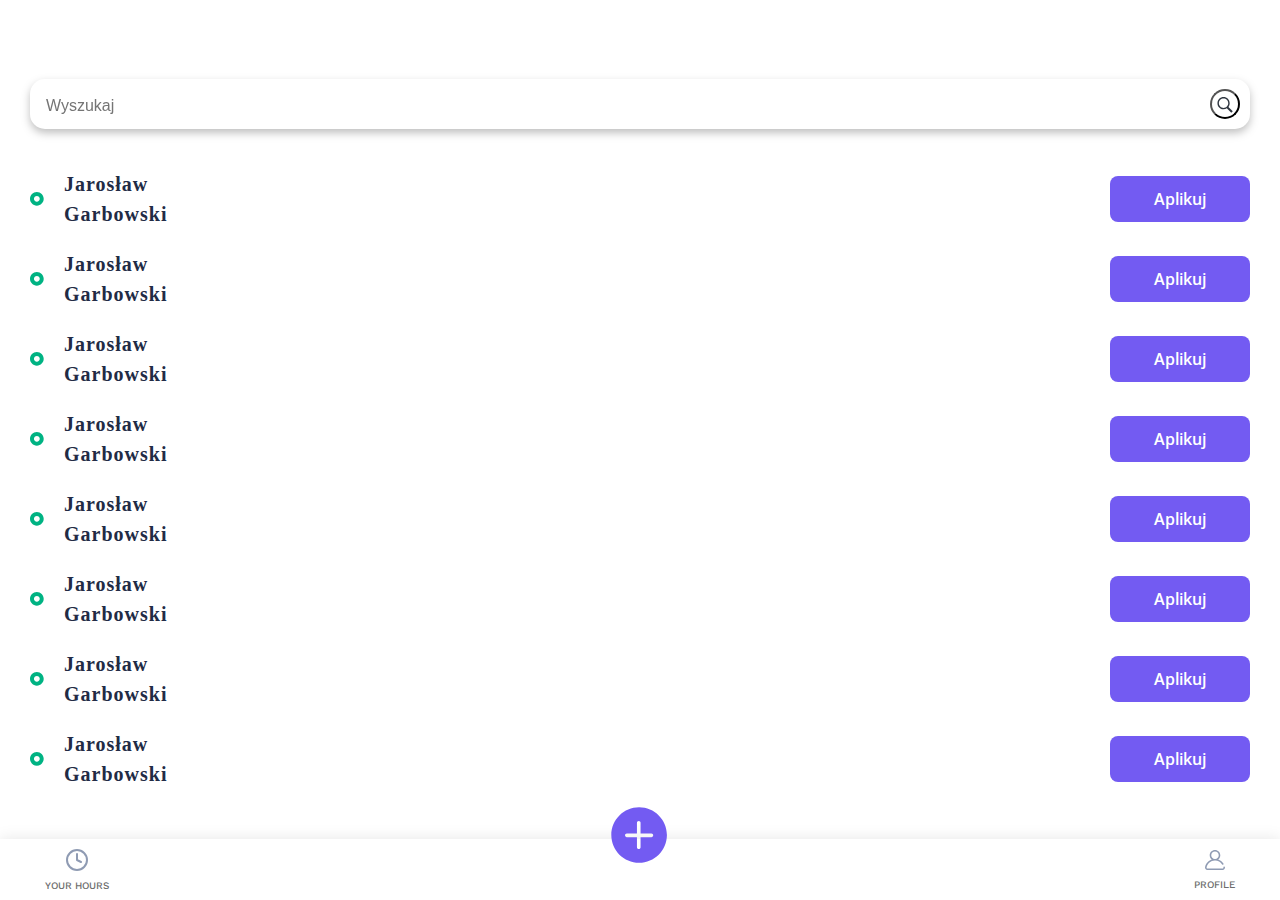
<file: index.html>
<!DOCTYPE html>
<html lang="pl-PL">
<head>
    <meta charset="UTF-8">
    <meta name="viewport" content="width=device-width, initial-scale=1.0">
    <link rel="stylesheet" href="assets/styles/reset.css">
    <link rel="stylesheet" href="assets/styles/style.css">

    <!-- Fonts -->
    <link rel="preconnect" href="https://fonts.googleapis.com">
    <link rel="preconnect" href="https://fonts.gstatic.com" crossorigin>
    <link href="https://fonts.googleapis.com/css2?family=Open+Sans:wght@300;400;500;600;700;800&display=swap" rel="stylesheet">

    <link rel="preconnect" href="https://fonts.googleapis.com">
    <link rel="preconnect" href="https://fonts.gstatic.com" crossorigin>
    <link href="https://fonts.googleapis.com/css2?family=Work+Sans:wght@100;200;300;400;600;700;800;900&display=swap" rel="stylesheet">

    <link rel="preconnect" href="https://fonts.googleapis.com">
    <link rel="preconnect" href="https://fonts.gstatic.com" crossorigin>
    <link href="https://fonts.googleapis.com/css2?family=Inter:wght@100;200;300;400;500;600;700;800;900&display=swap" rel="stylesheet">

    <link href="https://fonts.cdnfonts.com/css/sf-ui-text-2" rel="stylesheet">

    <title>Lista Nauczycieli</title>
</head>
<body>
    <div class="container">
        <form action="#" method="get" class="searchBox">
            <input required class="searchInput"type="text" name="teacher" placeholder="Wyszukaj">
            <button class="searchButton">
                <i class="material-icons">
                    <svg xmlns="http://www.w3.org/2000/svg" transform=translate(0,2) x="0px" y="0px" width="18" viewBox="0 0 50 50">
                        <path class="search_icon" d="M 21 3 C 11.601563 3 4 10.601563 4 20 C 4 29.398438 11.601563 37 21 37 C 24.355469 37 27.460938 36.015625 30.09375 34.34375 L 42.375 46.625 L 46.625 42.375 L 34.5 30.28125 C 36.679688 27.421875 38 23.878906 38 20 C 38 10.601563 30.398438 3 21 3 Z M 21 7 C 28.199219 7 34 12.800781 34 20 C 34 27.199219 28.199219 33 21 33 C 13.800781 33 8 27.199219 8 20 C 8 12.800781 13.800781 7 21 7 Z"></path>
                    </svg>
                </i>
            </button>
        </form>

        <ul class="teacher_list">
            <li class="list_item">
                <div class="teacher_name">
                    <img src="assets/images/cirkle.svg" alt="cirkle">
                    Jarosław Garbowski 
                </div>

                <a href="views/hourCheck.html" class="aplikuj_btn">
                    Aplikuj
                </a>
            </li>
            <li class="list_item">
                <div class="teacher_name">
                    <img src="assets/images/cirkle.svg" alt="cirkle">
                    Jarosław Garbowski 
                </div>

                <a href="views/hourCheck.html" class="aplikuj_btn">
                    Aplikuj
                </a>
            </li>
            <li class="list_item">
                <div class="teacher_name">
                    <img src="assets/images/cirkle.svg" alt="cirkle">
                    Jarosław Garbowski 
                </div>

                <a href="views/hourCheck.html" class="aplikuj_btn">
                    Aplikuj
                </a>
            </li>
            <li class="list_item">
                <div class="teacher_name">
                    <img src="assets/images/cirkle.svg" alt="cirkle">
                    Jarosław Garbowski 
                </div>

                <a href="views/hourCheck.html" class="aplikuj_btn">
                    Aplikuj
                </a>
            </li>
            <li class="list_item">
                <div class="teacher_name">
                    <img src="assets/images/cirkle.svg" alt="cirkle">
                    Jarosław Garbowski 
                </div>

                <a href="#" class="aplikuj_btn">
                    Aplikuj
                </a>
            </li>
            <li class="list_item">
                <div class="teacher_name">
                    <img src="assets/images/cirkle.svg" alt="cirkle">
                    Jarosław Garbowski 
                </div>

                <a href="#" class="aplikuj_btn">
                    Aplikuj
                </a>
            </li>
            <li class="list_item">
                <div class="teacher_name">
                    <img src="assets/images/cirkle.svg" alt="cirkle">
                    Jarosław Garbowski 
                </div>

                <a href="#" class="aplikuj_btn">
                    Aplikuj
                </a>
            </li>
            <li class="list_item">
                <div class="teacher_name">
                    <img src="assets/images/cirkle.svg" alt="cirkle">
                    Jarosław Garbowski 
                </div>

                <a href="#" class="aplikuj_btn">
                    Aplikuj
                </a>
            </li>
            <li class="list_item">
                <div class="teacher_name">
                    <img src="assets/images/cirkle.svg" alt="cirkle">
                    Jarosław Garbowski 
                </div>

                <a href="#" class="aplikuj_btn">
                    Aplikuj
                </a>
            </li>
            <li class="list_item">
                <div class="teacher_name">
                    <img src="assets/images/cirkle.svg" alt="cirkle">
                    Jarosław Garbowski 
                </div>

                <a href="#" class="aplikuj_btn">
                    Aplikuj
                </a>
            </li>
            <li class="list_item">
                <div class="teacher_name">
                    <img src="assets/images/cirkle.svg" alt="cirkle">
                    Jarosław Garbowski 
                </div>

                <a href="#" class="aplikuj_btn">
                    Aplikuj
                </a>
            </li>
        </ul>
    </div>  
    <footer class="footer">
        <a class="footer_link"  href="views/yourHours.html">
            <img src="assets/images/watch.svg" alt="hours">
            <p>Your hours</p>
        </a>
        <a class="add" href="#!">
            <svg display="none">
                <symbol x="-5px" y="-30px" height="140px" viewBox="0 0 90 125" xml:space="preserve" id="add">
                    <path id="add_circle" d="M50,11.5c-21.2,0-38.5,17.3-38.5,38.5S28.8,88.5,50,88.5S88.5,71.2,88.5,50S71.2,11.5,50,11.5z M67,53H52v14  c0,1.4-1.1,2.5-2.5,2.5S47,68.4,47,67V53H33c-1.4,0-2.5-1.1-2.5-2.5S31.6,48,33,48h14V33c0-1.4,1.1-2.5,2.5-2.5S52,31.6,52,33v15h15  c1.4,0,2.5,1.1,2.5,2.5S68.4,53,67,53z"/>
                </symbol>
            </svg>

            <svg class="add_icon">
                <use xlink:href="#add"></use>
            </svg>
        </a>
        <a class="footer_link" href="#">
            <img src="assets/images/profile.svg" alt="profile">
            <p>Profile</p>
        </a>
    </footer>
</body>
</html>
</file>
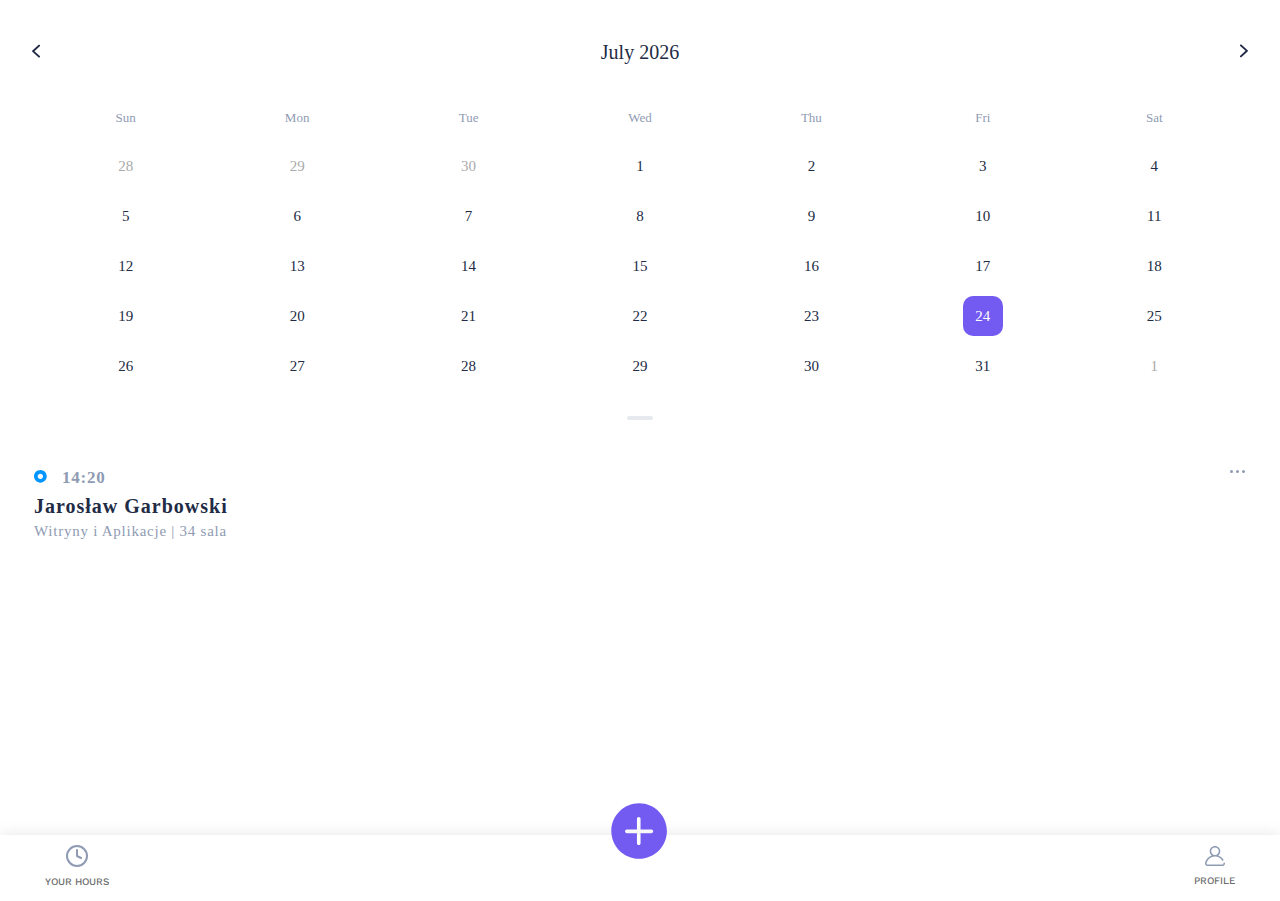
<file: views/hourCheck.html>
<!DOCTYPE html>
<html lang="pl-PL">
<head>
    <meta charset="UTF-8">
    <meta name="viewport" content="width=device-width, initial-scale=1.0">
    <link rel="stylesheet" href="../assets/styles/reset.css">
    <link rel="stylesheet" href="../assets/styles/hourCheck.css">

    <!-- Fonts -->
    <link rel="preconnect" href="https://fonts.googleapis.com">
    <link rel="preconnect" href="https://fonts.gstatic.com" crossorigin>
    <link href="https://fonts.googleapis.com/css2?family=Work+Sans:wght@100;200;300;400;600;700;800;900&display=swap" rel="stylesheet">

    <link href="https://fonts.cdnfonts.com/css/sf-ui-text-2" rel="stylesheet">
    <title>Hours</title>
<body>

    <main>
        <div class="wrapper">
            <div class="calendar_wrapper">
                <header>
                    <svg class="arrow" id="prev" width="34" height="34" viewBox="0 0 34 34" xmlns="http://www.w3.org/2000/svg">
                        <path d="M12.0613 16.1401C12.0613 15.91 12.1578 15.6799 12.3504 15.5045L18.4137 9.98408C18.7994 9.63291 19.4248 9.63291 19.8104 9.98408C20.1959 10.3351 20.1959 10.9044 19.8104 11.2556L14.4452 16.1401L19.8102 21.0247C20.1957 21.3758 20.1957 21.945 19.8102 22.296C19.4246 22.6474 18.7993 22.6474 18.4136 22.296L12.3502 16.7757C12.1576 16.6002 12.0613 16.3701 12.0613 16.1401Z" fill="#222B45"/>
                    </svg>
                    
                    <h2 class="current-date">November 2023</h2>
    
                    <svg class="arrow" id="next" width="34" height="34" viewBox="0 0 34 34" xmlns="http://www.w3.org/2000/svg">
                        <path d="M12.0613 16.1401C12.0613 15.91 12.1578 15.6799 12.3504 15.5045L18.4137 9.98408C18.7994 9.63291 19.4248 9.63291 19.8104 9.98408C20.1959 10.3351 20.1959 10.9044 19.8104 11.2556L14.4452 16.1401L19.8102 21.0247C20.1957 21.3758 20.1957 21.945 19.8102 22.296C19.4246 22.6474 18.7993 22.6474 18.4136 22.296L12.3502 16.7757C12.1576 16.6002 12.0613 16.3701 12.0613 16.1401Z" fill="#222B45"/>
                    </svg>
                </header>
                
                <div class="calendar">
                    <ul class="weeks">
                      <li>Sun</li>
                      <li>Mon</li>
                      <li>Tue</li>
                      <li>Wed</li>
                      <li>Thu</li>
                      <li>Fri</li>
                      <li>Sat</li>
                    </ul>
                    <ul class="days"></ul>
                </div>
            </div>

            <div class="line"></div>

            <ul class="hours_list">
                <li onclick="openModal('17.11', '16:20')" class="hours_list_item">
                    <div class="header_list_item">
                        <div class="time">
                            <svg height="13" viewBox="0 0 10 10" fill="none" xmlns="http://www.w3.org/2000/svg">
                                <g id="Group 5">
                                    <path id="Oval Copy 2" fill-rule="evenodd" clip-rule="evenodd" d="M4.89642 2.82486C3.75416 2.82486 2.82486 3.75417 2.82486 4.89642C2.82486 6.03868 3.75417 6.96798 4.89642 6.96798C6.03868 6.96798 6.96798 6.03867 6.96798 4.89642C6.96798 3.75416 6.03867 2.82486 4.89642 2.82486ZM4.89642 0C7.60064 0 9.79284 2.19221 9.79284 4.89642C9.79284 7.60064 7.60063 9.79284 4.89642 9.79284C2.19221 9.79284 0 7.60063 0 4.89642C0 2.19221 2.19221 0 4.89642 0Z" fill="#0095FF"/>
                                </g>
                            </svg>

                            14:20
                        </div>
                        <div class="circles_group">
                            <div class="circle"></div>
                            <div class="circle"></div>
                            <div class="circle"></div>
                        </div>
                    </div>
                    <div class="teacher_name">
                        Jarosław Garbowski
                    </div>
                    <div class="subject">
                        Witryny i Aplikacje | 34 sala
                    </div>
                </li>
            </ul>
        </div>
        <div class="modal">
            
        </div>
    </main>

    <footer class="footer">
        <a class="footer_link"  href="#">
            <img src="../assets/images/watch.svg" alt="hours">
            <p>Your hours</p>
        </a>
        <a class="add" href="views/hourCheck.html">
            <svg display="none">
                <symbol x="-5px" y="-30px" height="140px" viewBox="0 0 90 125" xml:space="preserve" id="add">
                    <path id="add_circle" d="M50,11.5c-21.2,0-38.5,17.3-38.5,38.5S28.8,88.5,50,88.5S88.5,71.2,88.5,50S71.2,11.5,50,11.5z M67,53H52v14  c0,1.4-1.1,2.5-2.5,2.5S47,68.4,47,67V53H33c-1.4,0-2.5-1.1-2.5-2.5S31.6,48,33,48h14V33c0-1.4,1.1-2.5,2.5-2.5S52,31.6,52,33v15h15  c1.4,0,2.5,1.1,2.5,2.5S68.4,53,67,53z"/>
                </symbol>
            </svg>

            <svg class="add_icon">
                <use xlink:href="#add"></use>
            </svg>
        </a>
        <a class="footer_link" href="#">
            <img src="../assets/images/profile.svg" alt="profile">
            <p>Profile</p>
        </a>
    </footer>

    
    <script src="../assets/scripts/hourChoose.js"></script>
</body>
</html>
</file>
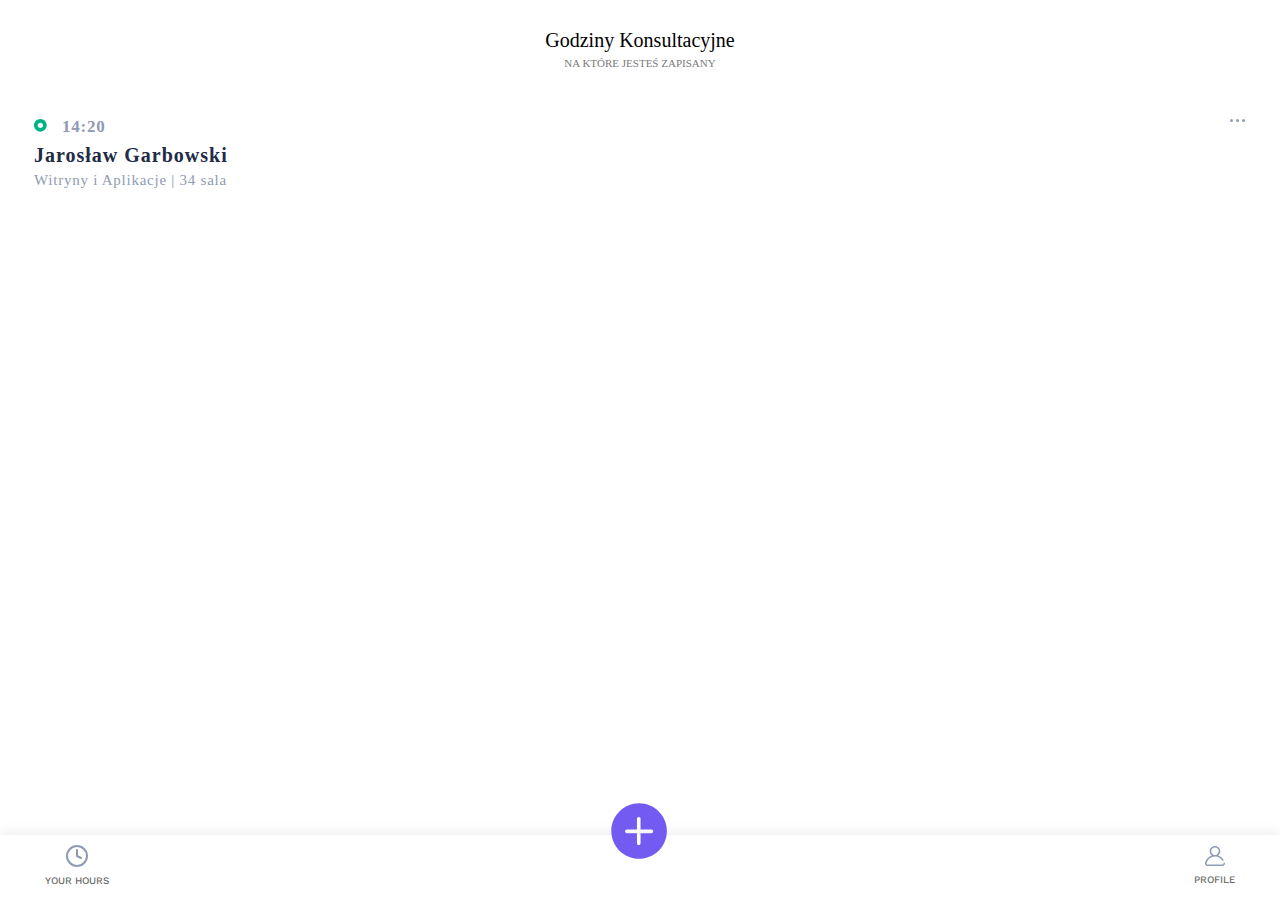
<file: views/yourHours.html>
<!DOCTYPE html>
<html lang="pl-PL">
<head>
    <meta charset="UTF-8">
    <meta name="viewport" content="width=device-width, initial-scale=1.0">
    <link rel="stylesheet" href="../assets/styles/reset.css">
    <link rel="stylesheet" href="../assets/styles/yourHours.css">

    <!-- Fonts -->
    <link rel="preconnect" href="https://fonts.googleapis.com">
    <link rel="preconnect" href="https://fonts.gstatic.com" crossorigin>
    <link href="https://fonts.googleapis.com/css2?family=Work+Sans:wght@100;200;300;400;600;700;800;900&display=swap" rel="stylesheet">

    <link href="https://fonts.cdnfonts.com/css/sf-ui-text-2" rel="stylesheet">
    <title>Your Hours</title>
<body>

    <div class="header">
        <h1 class="headerTitle">
            Godziny Konsultacyjne
        </h1>
        <h4 class="headerSubTitle">
            Na które jesteś zapisany
        </h4>
    </div>

    <main>
        <div class="wrapper">
            <ul class="hours_list">
                <li onclick="openModal('17.11', '16:20')" class="hours_list_item">
                    <div class="header_list_item">
                        <div class="time">
                            <svg height="13" viewBox="0 0 10 10" fill="none" xmlns="http://www.w3.org/2000/svg">
                                <g id="Group 5">
                                    <path id="Oval Copy 2" fill-rule="evenodd" clip-rule="evenodd" d="M4.89642 2.82486C3.75416 2.82486 2.82486 3.75417 2.82486 4.89642C2.82486 6.03868 3.75417 6.96798 4.89642 6.96798C6.03868 6.96798 6.96798 6.03867 6.96798 4.89642C6.96798 3.75416 6.03867 2.82486 4.89642 2.82486ZM4.89642 0C7.60064 0 9.79284 2.19221 9.79284 4.89642C9.79284 7.60064 7.60063 9.79284 4.89642 9.79284C2.19221 9.79284 0 7.60063 0 4.89642C0 2.19221 2.19221 0 4.89642 0Z" fill="#00B383"/>
                                </g>
                            </svg>

                            14:20
                        </div>
                        <div class="circles_group">
                            <div class="circle"></div>
                            <div class="circle"></div>
                            <div class="circle"></div>
                        </div>
                    </div>
                    <div class="teacher_name">
                        Jarosław Garbowski
                    </div>
                    <div class="subject">
                        Witryny i Aplikacje | 34 sala
                    </div>
                </li>
            </ul>
        </div>
        <div class="modal">
            
        </div>
    </main>

    <footer class="footer">
        <a class="footer_link"  href="#">
            <img src="../assets/images/watch.svg" alt="hours">
            <p>Your hours</p>
        </a>
        <a class="add" href="../index.html">
            <svg display="none">
                <symbol x="-5px" y="-30px" height="140px" viewBox="0 0 90 125" xml:space="preserve" id="add">
                    <path id="add_circle" d="M50,11.5c-21.2,0-38.5,17.3-38.5,38.5S28.8,88.5,50,88.5S88.5,71.2,88.5,50S71.2,11.5,50,11.5z M67,53H52v14  c0,1.4-1.1,2.5-2.5,2.5S47,68.4,47,67V53H33c-1.4,0-2.5-1.1-2.5-2.5S31.6,48,33,48h14V33c0-1.4,1.1-2.5,2.5-2.5S52,31.6,52,33v15h15  c1.4,0,2.5,1.1,2.5,2.5S68.4,53,67,53z"/>
                </symbol>
            </svg>

            <svg class="add_icon">
                <use xlink:href="#add"></use>
            </svg>
        </a>
        <a class="footer_link" href="#">
            <img src="../assets/images/profile.svg" alt="profile">
            <p>Profile</p>
        </a>
    </footer>

    <script src="../assets/scripts/yourHours.js"></script>
    <script src="../assets/scripts/hoursModal.js"></script>
</body>
</html>
</file>
<file: assets/styles/style.css>
.container {
    width: calc(100vw - 60px);
    margin: auto;    
}

/* Search form */
.searchBox {
    margin-top: 79px;
    background: white;
    height: 30px;
    border-radius: 15px;
    padding: 10px;
    margin-bottom: 40px;
    filter: drop-shadow(0px 4px 4px rgba(0, 0, 0, 0.25));
}

.searchBox:hover > .searchButton {
  background: #2f3640;
}

.search_icon {
    fill: #2f3640;
    transition: fill .3s linear;
}

.searchBox:hover .search_icon {
    fill: white;
}

.searchButton {
    color: #2f3640;
    float: right;
    width: 30px;
    height: 30px;
    border-radius: 50%;
    background: white;
    display: flex;
    justify-content: center;
    align-items: center;
    cursor: pointer;
    transition: 0.4s;
}

.searchInput {
    border:none;
    background: none;
    outline:none;
    float:left;
    padding: 0;
    color: black;
    font-size: 16px;
    transition: 0.4s;
    line-height: 33px;
    width: calc(100% - 80px);
    padding: 0 6px;

}

/* Teacher list */

.teacher_list {
    overflow-y: auto;
    height: calc(100dvh - 280px);
    margin-bottom: 50px;
}

.list_item {
    display: flex;
    justify-content: space-between;
    margin-bottom: 20px;
}

.teacher_name{
    display: flex;
    width: 200px;
    color: #222B45;
    font-family: SF UI Text;
    font-size: 20px;
    font-style: normal;
    font-weight: 600;
    line-height: 30px; 
    letter-spacing: 1px;
}

.teacher_name img {
    width: 14px;
    height: 14px;
    margin-top: auto;
    margin-bottom: auto;
    margin-right: 20px;
}

.aplikuj_btn {
    display: flex;
    width: 100px;
    height: 30px;
    margin-top: auto;
    margin-bottom: auto;
    padding: 8px 20px;
    justify-content: center;
    align-items: center;
    border-radius: 8px;
    background: #735BF2;
    color: white;
    font-family: Open Sans;
    font-size: 16px;
    font-style: normal;
    font-weight: 600;
    line-height: 14px;
    transition: background .4s ease;
}

.aplikuj_btn:hover {
    background-color: #5f4cc0;
}

/* Footer */
.footer {
    display: flex;
    justify-content: space-between;
    position: relative;
    margin-left: auto;
    margin-right: auto;
    width: calc(100vw - 90px);
    padding-left: 45px;
    padding-right: 45px;
    padding-top: 10px;
    padding-bottom: 10px;
    box-shadow: 0px 0px 15px 0px rgba(0, 0, 0, 0.10);
}

.footer_link {
    text-align: center;
    font-family: Work Sans;
    font-size: 10px;
    font-style: normal;
    font-weight: 500;
    line-height: 96.3%;
    text-transform: uppercase;
    margin-top: auto;
    margin-bottom: auto;
    color: #6C6D6D;
}

.footer_link img {
    margin-bottom: 8px;
}

.add_icon {
    position: absolute;
    text-align: center;
    width: 65px;
    height: 68px;
    left: calc(50% - 32px);
    top: -35px;
}

#add_circle {
    fill: #735BF2;
    transition: fill .3s linear;
}

.add:hover #add_circle,
.add:active #add_circle {
    fill: #5f4cc0;
}


/* Adaptation */

@media screen and (max-width: 420px) {
    .teacher_name {
        font-size: 17px;
    }

    .aplikuj_btn {
        width: 70px;
        height: 27px;
        padding: 5px, 15px;
    }
}
</file>
<file: assets/styles/hourCheck.css>
body {
    display: flex;
    flex-direction: column;
    overflow: hidden;
}

/* Main */
main {
    height: calc(100dvh - 65px);
}

.wrapper {
    width: calc(100dvw - 40px);
    padding-left: 20px;
    padding-right: 20px;
}

header {
    display: flex;
    margin-top: 35px;
    margin-bottom: 26px;
    justify-content: space-between;
    text-align: center;

    color: #222B45;
    font-family: SF UI Text;
    font-size: 20px;
    font-style: normal;
    font-weight: 500;
    line-height: 16px; /* 80% */
}

header h2 {
    margin-top: auto;
    margin-bottom: auto;
}

header span {
    color: #8F9BB3;
    font-family: SF UI Text;
    font-size: 12px;
    font-style: normal;
    font-weight: 500;
    line-height: 16px;
}

.arrow {
    cursor: pointer;
    fill: #fefeff;
}

.arrow:hover {
    fill: #222B45;
}
.arrow:last-child {
    rotate: 180deg;
    translate: 0px -2px;
}

.calendar {
    padding: 20px;
    padding-top: 15px;
}
.calendar ul {
    display: -webkit-box;
    display: -ms-flexbox;
    display: flex;
    -ms-flex-wrap: wrap;
    flex-wrap: wrap;
    list-style: none;
    text-align: center;
}
.calendar .days {
    margin-bottom: 20px;
}
.calendar li {
    color: #8F9BB3;
    font-family: SF UI Text;
    font-size: 13px;
    font-style: normal;
    font-weight: 500;
    line-height: 16px; /* 123.077% */
    width: calc(100% / 7);
}
.calendar .weeks li {
    color: #8F9BB3;

    font-family: SF UI Text;
    font-size: 13px;
    font-style: normal;
    font-weight: 500;
    line-height: 16px; /* 123.077% */
    cursor: default;
}
.calendar .days li {
    z-index: 1;
    cursor: pointer;
    position: relative;
    margin-top: 30px;
    
    color: #222B45;
    text-align: center;
    font-family: SF UI Text;
    font-size: 15px;
    font-style: normal;
    font-weight: 500;
    line-height: 20px; /* 133.333% */
}
.days li.inactive {
    color: #aaa;
}
.days li.active {
    color: #fff;
}
.days li::before {
    position: absolute;
    content: "";
    left: 50%;
    top: 50%;
    height: 40px;
    width: 40px;
    z-index: -1;
    border-radius: 10px;
    -webkit-transform: translate(-50%, -50%);
    -ms-transform: translate(-50%, -50%);
    transform: translate(-50%, -50%);
}
.days li.active::before {
    background: #735BF2;
}


.line {
    margin-right: auto;
    margin-left: auto;
    border-radius: 3px;
    width: 26px;
    height: 4px;
    background-color: #CED3DE;
    opacity: 0.5;
}

/* Hour list */
.hours_list {
    margin-top: 32px;
    padding-top: 18px;
    padding-left: 14px;
    padding-right: 14px;
    padding-bottom: 18px;
    font-family: SF UI Text;
}

.header_list_item {
    display: flex;
    justify-content: space-between;
    margin-bottom: 12px;
}

.time {
    color: #8F9BB3;
    text-align: center;
    font-size: 17px;
    font-style: normal;
    font-weight: 600;
    line-height: 14px; /* 116.667% */
    letter-spacing: 0.75px;
}

.time svg {
    margin-right: 10px;
}

.circles_group {
    display: flex;
    justify-content: space-around;
    width: 17px;
}

.circle {
    height: 3px;
    width: 3px;
    border-radius: 50%;
    background-color: #8F9BB3;;
}

.teacher_name {
    color: #222B45;

    font-size: 20px;
    font-style: normal;
    font-weight: 600;
    line-height: 19px; /* 118.75% */
    letter-spacing: 1px;
    margin-bottom: 8px;
}

.subject {
    color: #8F9BB3;
    font-size: 15px;
    font-style: normal;
    font-weight: 400;
    line-height: 14px; /* 116.667% */
    letter-spacing: 0.75px;
}

/* Modal */
.modal {
    display: none;
    z-index: 9999;
    position: absolute;
    bottom: -70px;
    width: calc(100dvw - 40px);
    border-radius: 32px 32px 0px 0px;
    box-shadow: 0px 3px 30px 0px rgba(0, 0, 0, 0.16);
    padding-left: 20px;
    padding-right: 20px;
    text-align: center;
    background-color: rgb(255, 255, 255);
    height: 80%;   
}

.modal_title {
    margin-top: 32px;
    margin-bottom: 21px;

    color: #222B45;
    text-align: center;
    font-family: SF UI Text;
    font-size: 20px;
    font-style: normal;
    font-weight: 600;
    line-height: 22px;
}

#theme {
    margin-bottom: 11px;
    width: calc(100dvw - 68px);
    padding: 14px;
    height: 70px;
    border: 1px solid #EDF1F7;
    resize: none;
    border-radius: 8px;
}

#theme::placeholder {
    color: #8F9BB3;

    font-family: SF UI Text;
    font-size: 15px;
    font-style: normal;
    font-weight: 400;
    line-height: 20px;
}

.info {
    display: flex;
    justify-content: space-between;
    width: 100%;
}

.content_info {
    display: flex;
    justify-content: space-between;
    width: 30%;
    border: 1px #EDF1F7 solid;
    padding: 11px 10px;
    border-radius: 10px;
}

.info_text {
    color: #8F9BB3;

    font-family: SF UI Text;
    font-size: 15px;
    font-style: normal;
    font-weight: 400;
    line-height: 20px;
}

/* Dropdown select */
@import url("https://fonts.googleapis.com/css2?family=Rubik:wght@400;500;600;700&display=swap");
:root {
  --color-black: hsl(0, 0%, 10%);
  --color-darks: hsl(0, 0%, 20%);
  --color-greys: hsl(0, 0%, 80%);
  --color-light: hsl(0, 0%, 96%);
  --color-white: hsl(0, 0%, 100%);
  --color-blues: hsl(217, 91%, 60%);
  --shadow-small: 0 1px 3px 0 rgba(0, 0, 0, 0.1),
     0 1px 2px 0 rgba(0, 0, 0, 0.06);
  --shadow-medium: 0 4px 6px -1px rgba(0, 0, 0, 0.1),
     0 2px 4px -1px rgba(0, 0, 0, 0.06);
  --shadow-large: 0 10px 15px -3px rgba(0, 0, 0, 0.1),
     0 4px 6px -2px rgba(0, 0, 0, 0.05);
}

.form-group {
  position: relative;
  display: flex;
  justify-content: center;
  font-family: SF UI Text;
  margin-bottom: 20px;
}
.form-arrow {
  position: absolute;
  top: 0.65rem;
  right: 0.5rem;
  z-index: 10;
  font-size: 1.35rem;
  line-height: inherit;
  color: var(--color-darks);
}
.form .dropdown {
  position: relative;
}
.form .dropdown-select {
  position: relative;
  font-family: inherit;
  font-size: 1rem;
  font-weight: 400;
  line-height: 1.5;
  cursor: pointer;
  user-select: none;
  width: calc(100dvw - 90px);
  height: auto;
  padding: 0.75rem 1.25rem;
  border: none;
  outline: none;
  border-radius: 0.25rem;
  color: black;
  background-clip: padding-box;
  background-color: rgb(255, 255, 255);
  border: 1px solid #edf1f7;
  border-radius: 8px;
  transition: all 0.3s ease-in-out;
}
.form .dropdown-menu {
  position: absolute;
  display: none;
  top: 100%;
  left: 0;
  width: 100%;
  z-index: 10;
  border-radius: 0.25rem;
  background-color: var(--color-white);
  box-shadow: var(--shadow-large);
  transition: all 0.3s ease-in-out;
}
.form .dropdown-menu-inner {
  max-height: 16rem;
  text-align: center;
  overflow-y: scroll;
  overflow-x: hidden;
}
.form .dropdown-menu-inner::-webkit-scrollbar-thumb {
  border-radius: 0.25rem;
  background-color: var(--color-greys);
  box-shadow: var(--shadow-small);
}
.form .dropdown-menu-item {
  font-family: inherit;
  font-size: 1rem;
  font-weight: normal;
  line-height: inherit;
  cursor: pointer;
  user-select: none;
  padding: 0.65rem 1.25rem;
  background-color: white;
  transition: all 0.2s ease-in-out;
}

.form .dropdown-menu-item:first-child {
    border-radius: 5px 5px 0px 0px;
}

.form .dropdown-menu-item:last-child{
    border-radius: 0px 0px 5px 5px;
}
.form .dropdown-menu-item:hover {
  color: var(--color-black);
  background-color: var(--color-greys);
}
.form .dropdown-menu-item.is-select, .form .dropdown-menu-item.is-select:hover {
  color: var(--color-white);
  background-color: #735BF2;;
}

.wrapper-column {
  max-width: 40rem;
  height: auto;
  margin: 0 auto;
  padding: 5rem 3rem;
  border-radius: 0.25rem;
  background-color: var(--color-white);
  box-shadow: var(--shadow-medium);
}

.modal_btn {
    font-family: SF UI Text;
    width: calc(100dvw - 40px);
    margin-top: auto;
    margin-bottom: auto;
    padding: 16px 20px;
    border-radius: 8px;
    background: #735BF2;
    color: white;
    font-size: 16px;
    font-style: normal;
    font-weight: 600;
    line-height: 14px;
    border: 0;
    
    position: absolute;
    bottom: 17dvh;
    left:50%;
    transform:translate(-50%, 0%);
    transition: background .4s ease;
}

.modal_btn:hover {
  background-color: #5f4cc0;
}


/* Footer */
.footer {
    display: flex;
    justify-content: space-between;
    position: relative;
    margin-left: auto;
    margin-right: auto;
    width: calc(100vw - 90px);
    padding-left: 45px;
    padding-right: 45px;
    padding-top: 10px;
    padding-bottom: 15px;
    box-shadow: 0px 0px 15px 0px rgba(0, 0, 0, 0.10);
    background-color: white;
    z-index: 999;
}

.footer_link {
    text-align: center;
    font-family: Work Sans;
    font-size: 10px;
    font-style: normal;
    font-weight: 500;
    line-height: 96.3%;
    text-transform: uppercase;
    margin-top: auto;
    margin-bottom: auto;
    color: #6C6D6D;
}

.footer_link img {
    margin-bottom: 8px;
}

.add_icon {
    position: absolute;
    text-align: center;
    width: 65px;
    height: 68px;
    left: calc(50% - 32px);
    top: -35px;
}

#add_circle {
    fill: #735BF2;
    transition: fill .3s linear;
}

.add:hover #add_circle,
.add:active #add_circle {
    fill: #5f4cc0;
}

@media screen and (max-height: 670px) {
    .hours_list {
        margin-top: 10px;
    }
    .time {
        font-size: 15px;
    }

    .time svg {
        height: 10px;
    }

    .teacher_name {
        font-size: 17px;
    }
    
    .subject {
        font-size: 12px;
    }
    .calendar {
        padding: 20px;
        padding-top: 0;
        padding-bottom: 0;
    }
    
    .calendar .days li {
        line-height: 5px;
    }

    .days li::before {
        height: 30px;
        width: 30px;
    }

    .calendar_wrapper header {
        margin-top: 20px;
        margin-bottom: 15px;
    }
}

@media screen and (max-height: 515px) {
    .hours_list {
        margin-top: 10px;
        padding-top: 0;
        padding-bottom: 0;
    }

    .add_icon {
        width: 55px;
        height: 58px;
        left: calc(50% - 22px);
        top: -25px;
    }

    main {
        height: calc(100dvh - 58px);
    }

    .footer_link {
        font-size: 9px;
    }

    .footer_link img{
        height: 18px;
    }
}
</file>
<file: assets/styles/yourHours.css>
body {
    display: flex;
    flex-direction: column;
    overflow: hidden;
}

/* Header */
.header {
    padding-top: 31px;
    text-align: center;
}

.headerTitle {
    color: #000;
    font-family: SF UI Text;
    font-size: 20px;
    font-weight: 500;
    line-height: 96.3%;
    text-transform: capitalize;
    margin-bottom: 8px;
}

.headerSubTitle {
    color: #7A7A7A;
    text-align: center;
    font-family: SF UI Text;
    font-size: 11px;
    font-style: normal;
    font-weight: 300;
    line-height: 96.3%; /* 10.593px */
    text-transform: uppercase;
}

/* Main */
main {
    height: calc(100dvh - 134px);
}

.wrapper {
    width: calc(100dvw - 40px);
    padding-left: 20px;
    padding-right: 20px;
}

/* Hour list */
.hours_list {
    margin-top: 32px;
    padding-top: 18px;
    padding-left: 14px;
    padding-right: 14px;
    padding-bottom: 18px;
    font-family: SF UI Text;
}

.header_list_item {
    display: flex;
    justify-content: space-between;
    margin-bottom: 12px;
}

.time {
    color: #8F9BB3;
    text-align: center;
    font-size: 17px;
    font-style: normal;
    font-weight: 600;
    line-height: 14px; /* 116.667% */
    letter-spacing: 0.75px;
}

.time svg {
    margin-right: 10px;
}

.circles_group {
    display: flex;
    justify-content: space-around;
    width: 17px;
}

.circle {
    height: 3px;
    width: 3px;
    border-radius: 50%;
    background-color: #8F9BB3;;
}

.teacher_name {
    color: #222B45;

    font-size: 20px;
    font-style: normal;
    font-weight: 600;
    line-height: 19px; /* 118.75% */
    letter-spacing: 1px;
    margin-bottom: 8px;
}

.subject {
    color: #8F9BB3;
    font-size: 15px;
    font-style: normal;
    font-weight: 400;
    line-height: 14px; /* 116.667% */
    letter-spacing: 0.75px;
}

/* Modal */
.modal {
    display: none;
    z-index: 9999;
    position: absolute;
    bottom: -70px;
    width: calc(100dvw - 40px);
    border-radius: 32px 32px 0px 0px;
    box-shadow: 0px 3px 30px 0px rgba(0, 0, 0, 0.16);
    padding-left: 20px;
    padding-right: 20px;
    text-align: center;
    background-color: rgb(255, 255, 255);
    height: 80%;   
}

.modal_title {
    margin-top: 32px;
    margin-bottom: 21px;

    color: #222B45;
    text-align: center;
    font-family: SF UI Text;
    font-size: 20px;
    font-style: normal;
    font-weight: 600;
    line-height: 22px;
}

#theme {
    margin-bottom: 11px;
    width: calc(100dvw - 68px);
    padding: 14px;
    height: 70px;
    border: 1px solid #EDF1F7;
    resize: none;
    border-radius: 8px;
}

#theme::placeholder {
    color: #8F9BB3;

    font-family: SF UI Text;
    font-size: 15px;
    font-style: normal;
    font-weight: 400;
    line-height: 20px;
}

.info {
    display: flex;
    justify-content: space-between;
    width: 100%;
}

.content_info {
    display: flex;
    justify-content: space-between;
    width: 30%;
    border: 1px #EDF1F7 solid;
    padding: 11px 10px;
    border-radius: 10px;
}

.info_text {
    color: #8F9BB3;

    font-family: SF UI Text;
    font-size: 15px;
    font-style: normal;
    font-weight: 400;
    line-height: 20px;
}

.modal_btn {
    font-family: SF UI Text;
    width: calc(100dvw - 40px);
    margin-top: auto;
    margin-bottom: auto;
    padding: 16px 20px;
    border-radius: 8px;
    background: #735BF2;
    color: white;
    font-size: 16px;
    font-style: normal;
    font-weight: 600;
    line-height: 14px;
    border: 0;
    
    position: absolute;
    bottom: 17dvh;
    left:50%;
    transform:translate(-50%, 0%);
    transition: background .4s ease;
}

.modal_btn:hover {
  background-color: #5f4cc0;
}


/* Footer */
.footer {
    display: flex;
    justify-content: space-between;
    position: relative;
    margin-left: auto;
    margin-right: auto;
    width: calc(100vw - 90px);
    padding-left: 45px;
    padding-right: 45px;
    padding-top: 10px;
    padding-bottom: 15px;
    box-shadow: 0px 0px 15px 0px rgba(0, 0, 0, 0.10);
    background-color: white;
    z-index: 999;
}

.footer_link {
    text-align: center;
    font-family: Work Sans;
    font-size: 10px;
    font-style: normal;
    font-weight: 500;
    line-height: 96.3%;
    text-transform: uppercase;
    margin-top: auto;
    margin-bottom: auto;
    color: #6C6D6D;
}

.footer_link img {
    margin-bottom: 8px;
}

.add_icon {
    position: absolute;
    text-align: center;
    width: 65px;
    height: 68px;
    left: calc(50% - 32px);
    top: -35px;
}

#add_circle {
    fill: #735BF2;
    transition: fill .3s linear;
}

.add:hover #add_circle,
.add:active #add_circle {
    fill: #5f4cc0;
}

@media screen and (max-height: 670px) {
    .hours_list {
        margin-top: 10px;
    }
    .time {
        font-size: 15px;
    }

    .time svg {
        height: 10px;
    }

    .teacher_name {
        font-size: 17px;
    }
    
    .subject {
        font-size: 12px;
    }
}

@media screen and (max-height: 515px) {
    .hours_list {
        margin-top: 10px;
        padding-top: 0;
        padding-bottom: 0;
    }

    .add_icon {
        width: 55px;
        height: 58px;
        left: calc(50% - 22px);
        top: -25px;
    }

    main {
        height: calc(100dvh - 58px);
    }

    .footer_link {
        font-size: 9px;
    }

    .footer_link img{
        height: 18px;
    }
}
</file>
